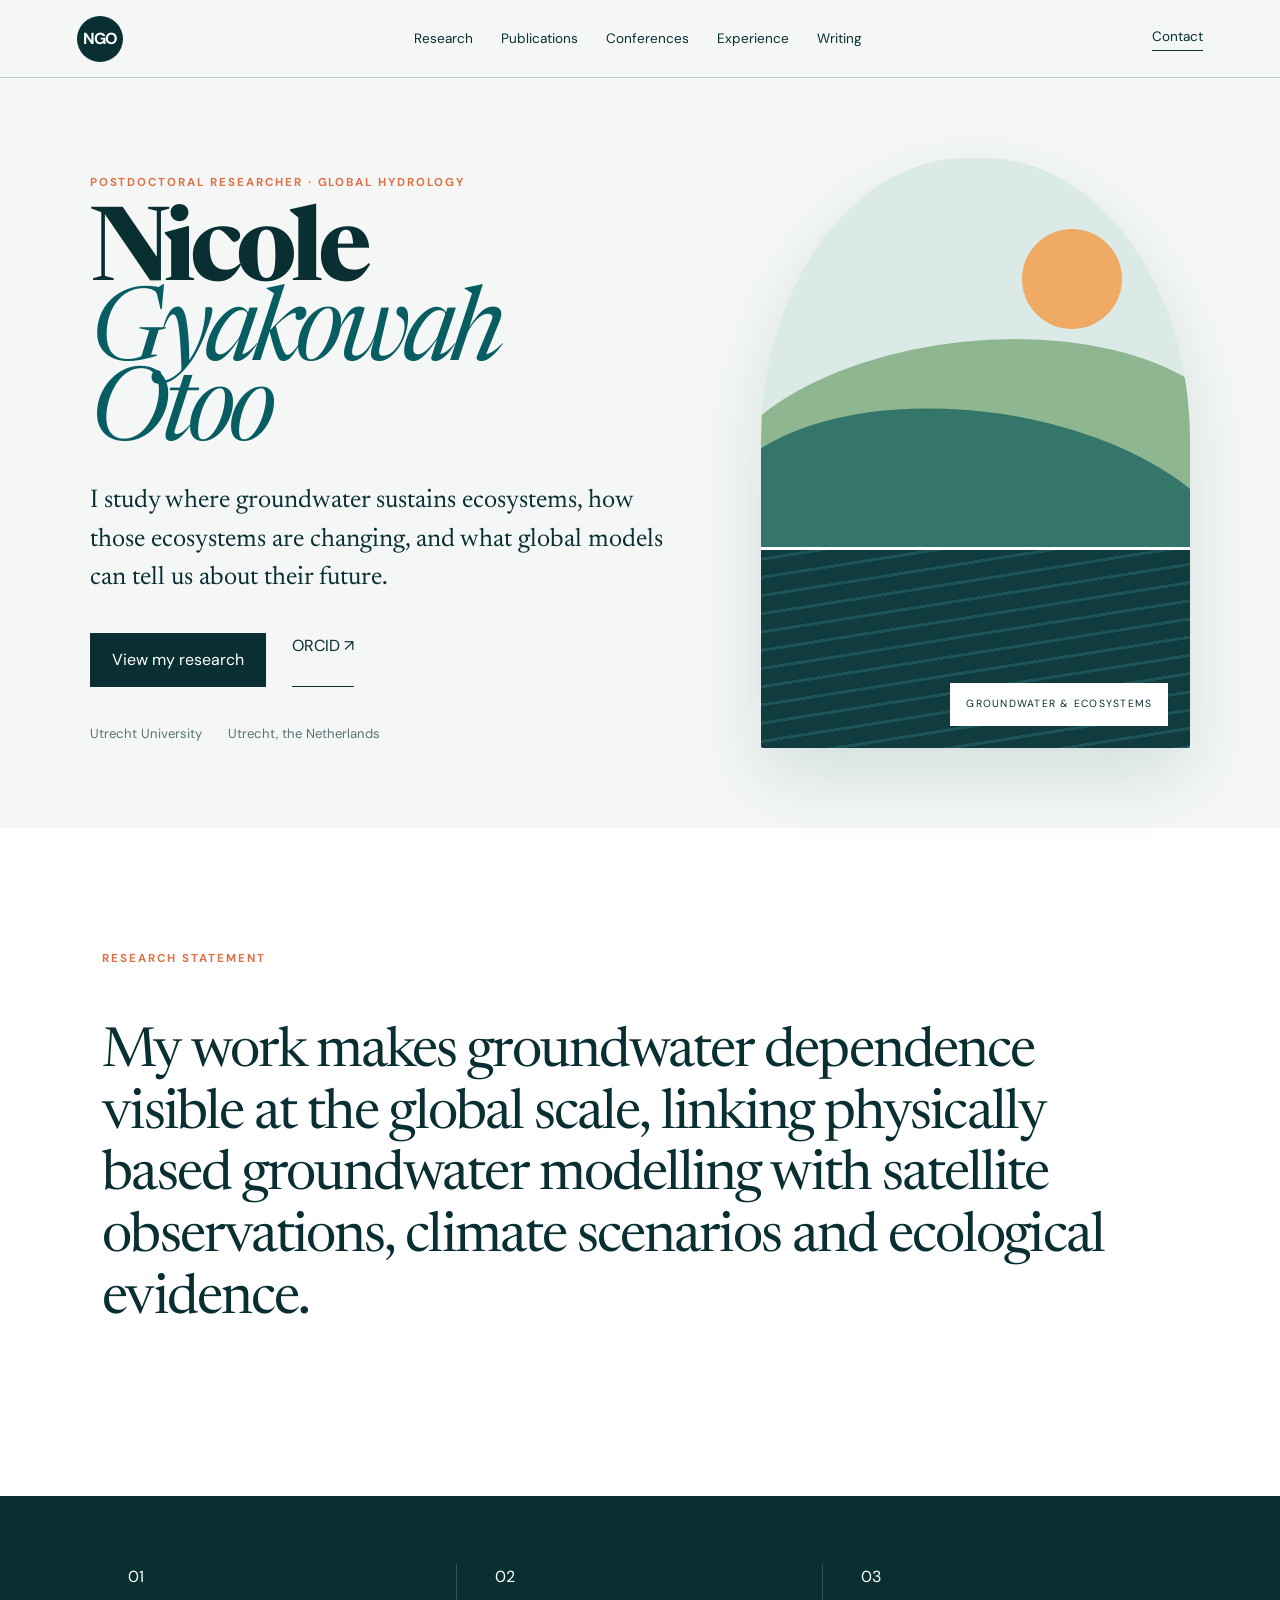
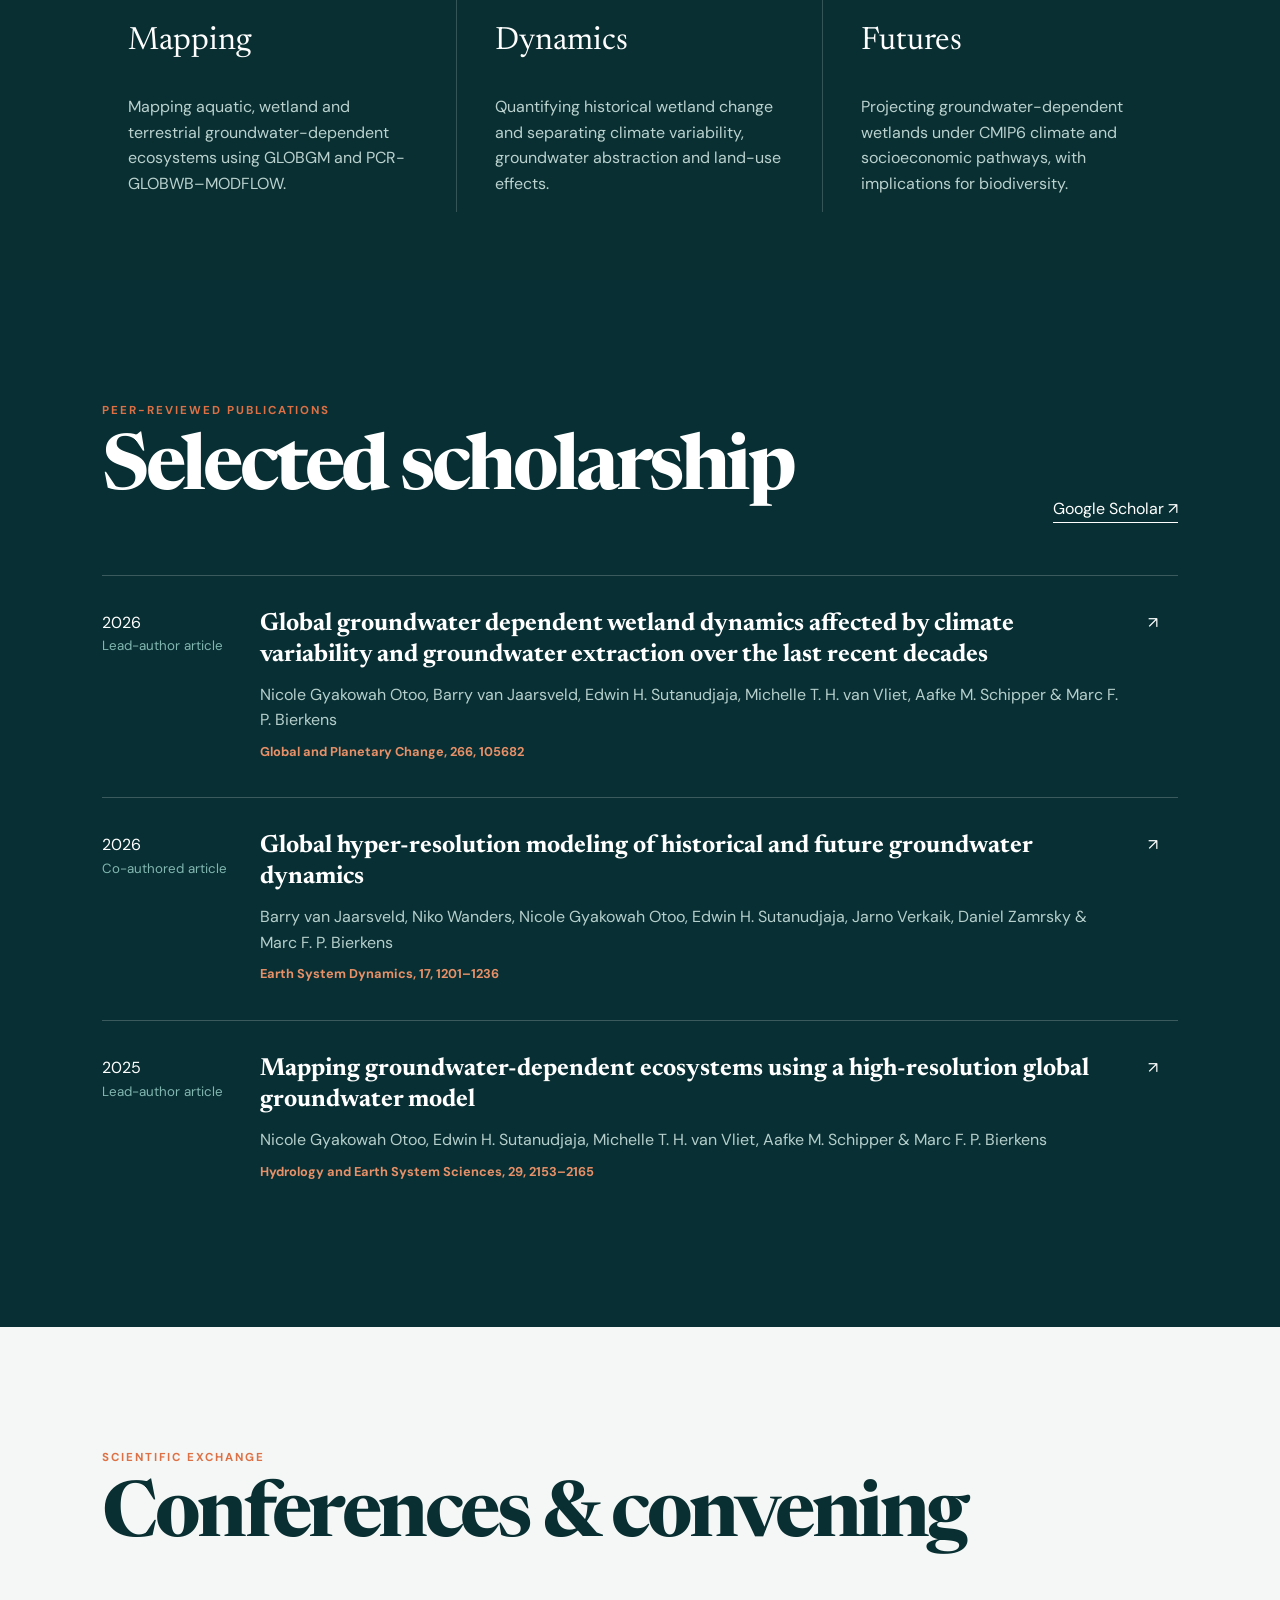
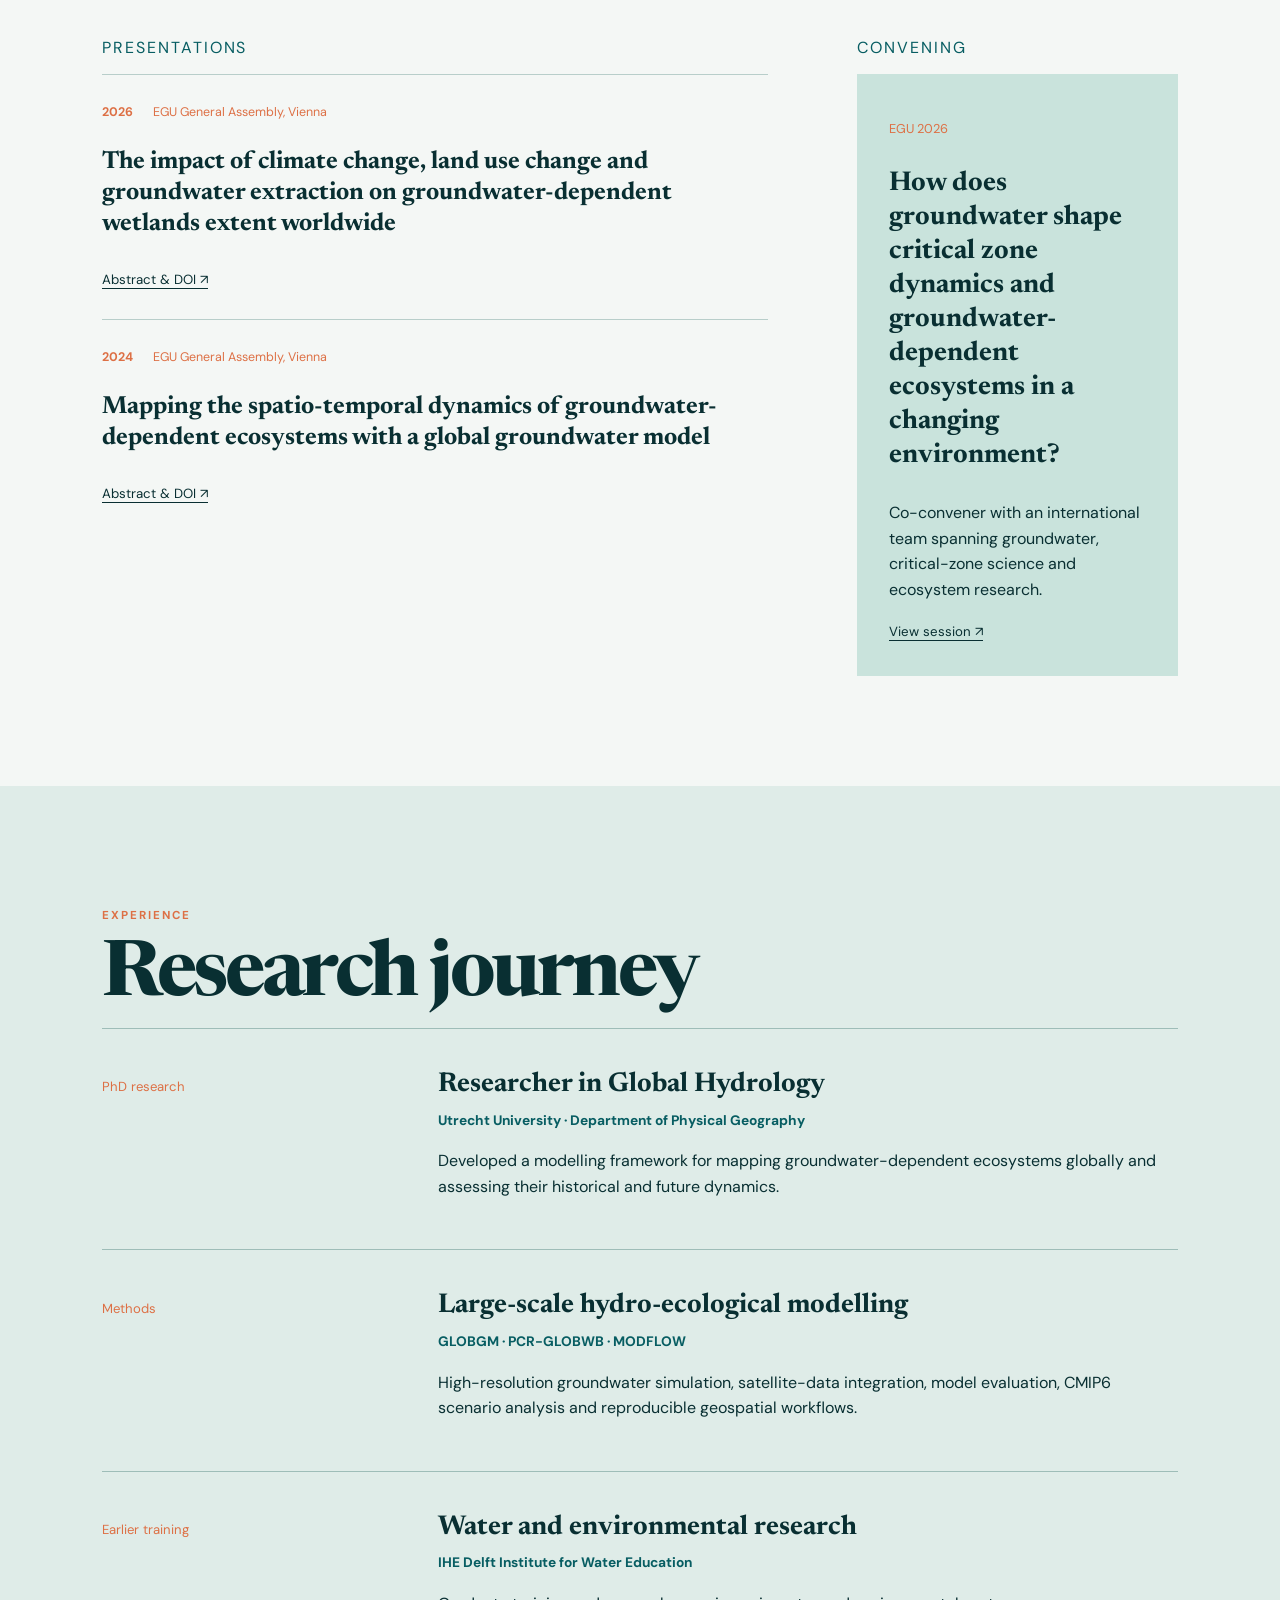
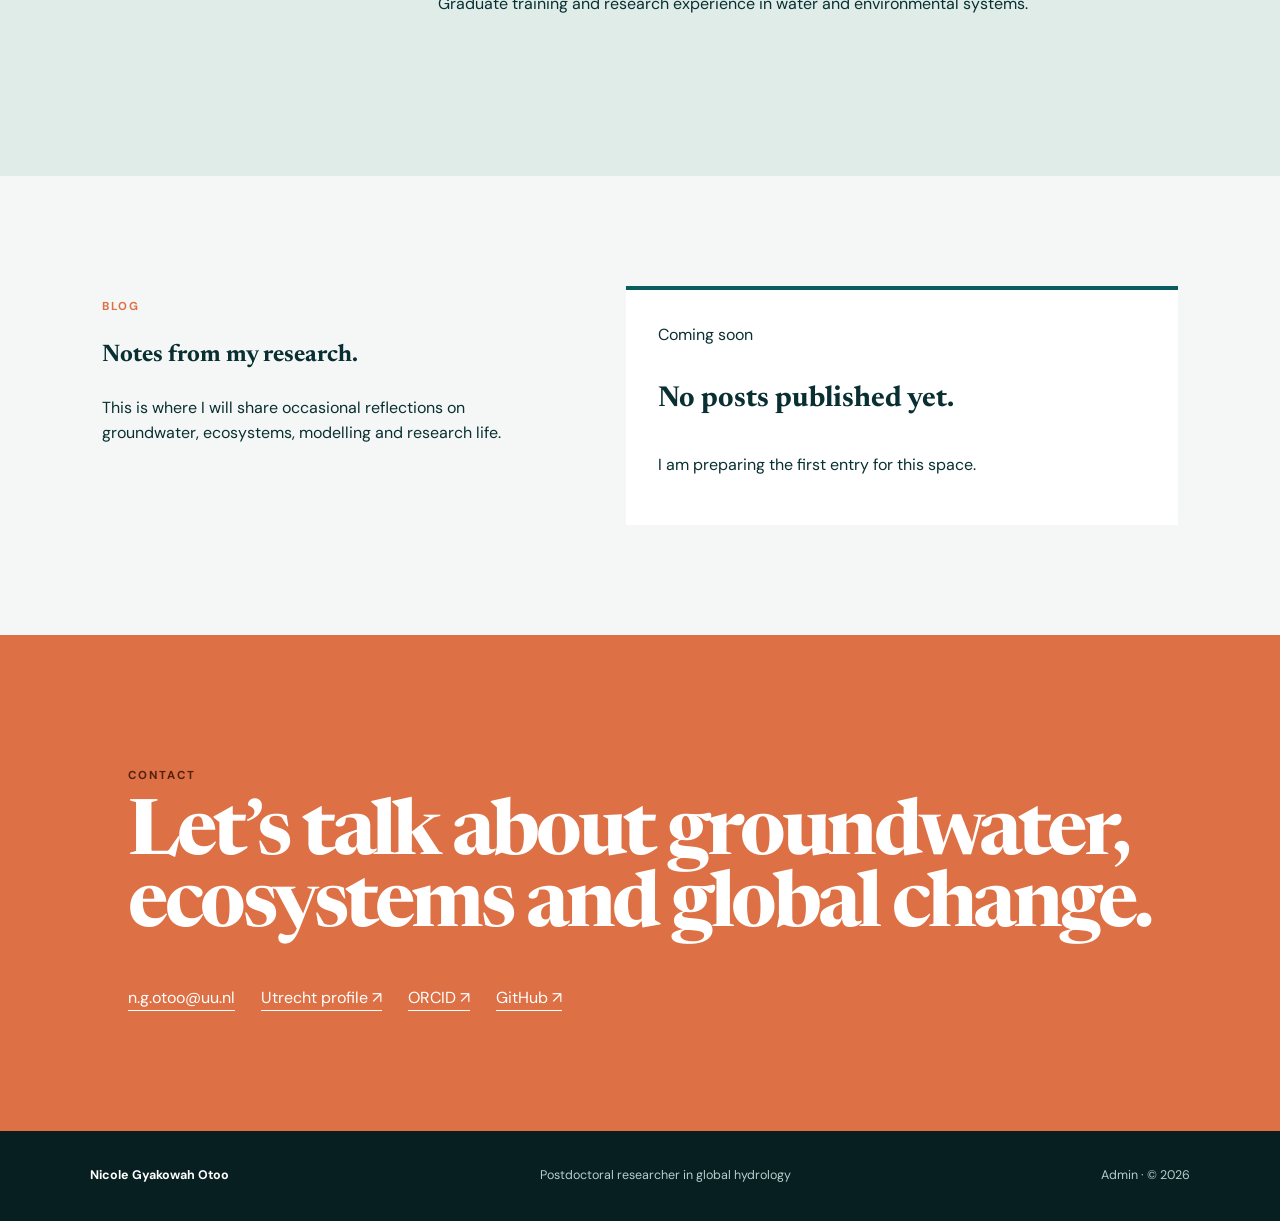
<file: index.html>
<!doctype html><html lang="en"><head><meta charset="utf-8"><meta name="viewport" content="width=device-width,initial-scale=1"><meta name="description" content="Nicole Gyakowah Otoo, postdoctoral researcher in global hydrology and groundwater-dependent ecosystems"><title>Nicole Gyakowah Otoo | Postdoctoral Researcher</title><link rel="icon" href="favicon.svg"><link rel="stylesheet" href="style.css"></head><body>
<header class="nav"><a class="mark" href="#home">NGO</a><nav><a href="#research">Research</a><a href="#publications">Publications</a><a href="#conferences">Conferences</a><a href="#experience">Experience</a><a href="#writing">Writing</a></nav><a class="nav-cta" href="#contact">Contact</a></header>
<main><section class="hero" id="home"><div class="hero-copy"><p class="kicker" id="role">Postdoctoral researcher · Global hydrology</p><h1><span id="first-name">Nicole</span><br><em id="last-name">Gyakowah Otoo</em></h1><p class="lead" id="intro">I study where groundwater sustains ecosystems, how those ecosystems are changing, and what global models can tell us about their future.</p><div class="actions"><a class="primary" href="#publications">View my research</a><a class="secondary" id="orcid-link" href="https://orcid.org/0000-0001-7656-0547">ORCID ↗</a></div><div class="mini"><span id="affiliation">Utrecht University</span><span id="location">Utrecht, the Netherlands</span></div></div><div class="hero-art"><div class="orb"></div><div class="terrain t1"></div><div class="terrain t2"></div><div class="groundwater"></div><img class="profile-photo" id="profile-photo" alt="Nicole Gyakowah Otoo" hidden><div class="annotation">GROUNDWATER &amp; ECOSYSTEMS</div></div></section>
<section class="statement" id="research"><p class="label">Research statement</p><p class="statement-text">My work makes groundwater dependence visible at the global scale, linking physically based groundwater modelling with satellite observations, climate scenarios and ecological evidence.</p></section>
<section class="research-grid"><article><span>01</span><h2>Mapping</h2><p>Mapping aquatic, wetland and terrestrial groundwater-dependent ecosystems using GLOBGM and PCR-GLOBWB–MODFLOW.</p></article><article><span>02</span><h2>Dynamics</h2><p>Quantifying historical wetland change and separating climate variability, groundwater abstraction and land-use effects.</p></article><article><span>03</span><h2>Futures</h2><p>Projecting groundwater-dependent wetlands under CMIP6 climate and socioeconomic pathways, with implications for biodiversity.</p></article></section>
<section class="section dark" id="publications"><div class="section-head"><div><p class="label">Peer-reviewed publications</p><h2>Selected scholarship</h2></div><a href="https://scholar.google.com/citations?user=H7xBUBYAAAAJ">Google Scholar ↗</a></div><div id="publication-list"></div></section>
<section class="section" id="conferences"><div class="section-head"><div><p class="label">Scientific exchange</p><h2>Conferences & convening</h2></div></div><div class="split"><div><h3 class="subhead">Presentations</h3><div id="conference-list"></div></div><aside><h3 class="subhead">Convening</h3><article class="convener"><p class="year">EGU 2026</p><h3>How does groundwater shape critical zone dynamics and groundwater-dependent ecosystems in a changing environment?</h3><p>Co-convener with an international team spanning groundwater, critical-zone science and ecosystem research.</p><a href="https://meetingorganizer.copernicus.org/EGU26/session/57127">View session ↗</a></article></aside></div></section>
<section class="section pale" id="experience"><p class="label">Experience</p><h2>Research journey</h2><div id="experience-list"></div></section>
<section class="section writing" id="writing"><div><p class="label">Blog</p><h2 id="blog-title">Notes from my research.</h2><p id="blog-intro">This is where I will share occasional reflections on groundwater, ecosystems, modelling and research life.</p></div><div id="post-list"></div></section>
<section class="contact" id="contact"><p class="label">Contact</p><h2>Let’s talk about groundwater, ecosystems and global change.</h2><div class="contact-links"><a href="mailto:n.g.otoo@uu.nl">n.g.otoo@uu.nl</a><a href="https://research-portal.uu.nl/en/persons/nicole-otoo/">Utrecht profile ↗</a><a href="https://orcid.org/0000-0001-7656-0547">ORCID ↗</a><a id="github-link" hidden>GitHub ↗</a></div></section></main>
<footer><b>Nicole Gyakowah Otoo</b><span>Postdoctoral researcher in global hydrology</span><span><a href="admin/">Admin</a> · © <span id="year"></span></span></footer><script src="app.js"></script></body></html>
</file>
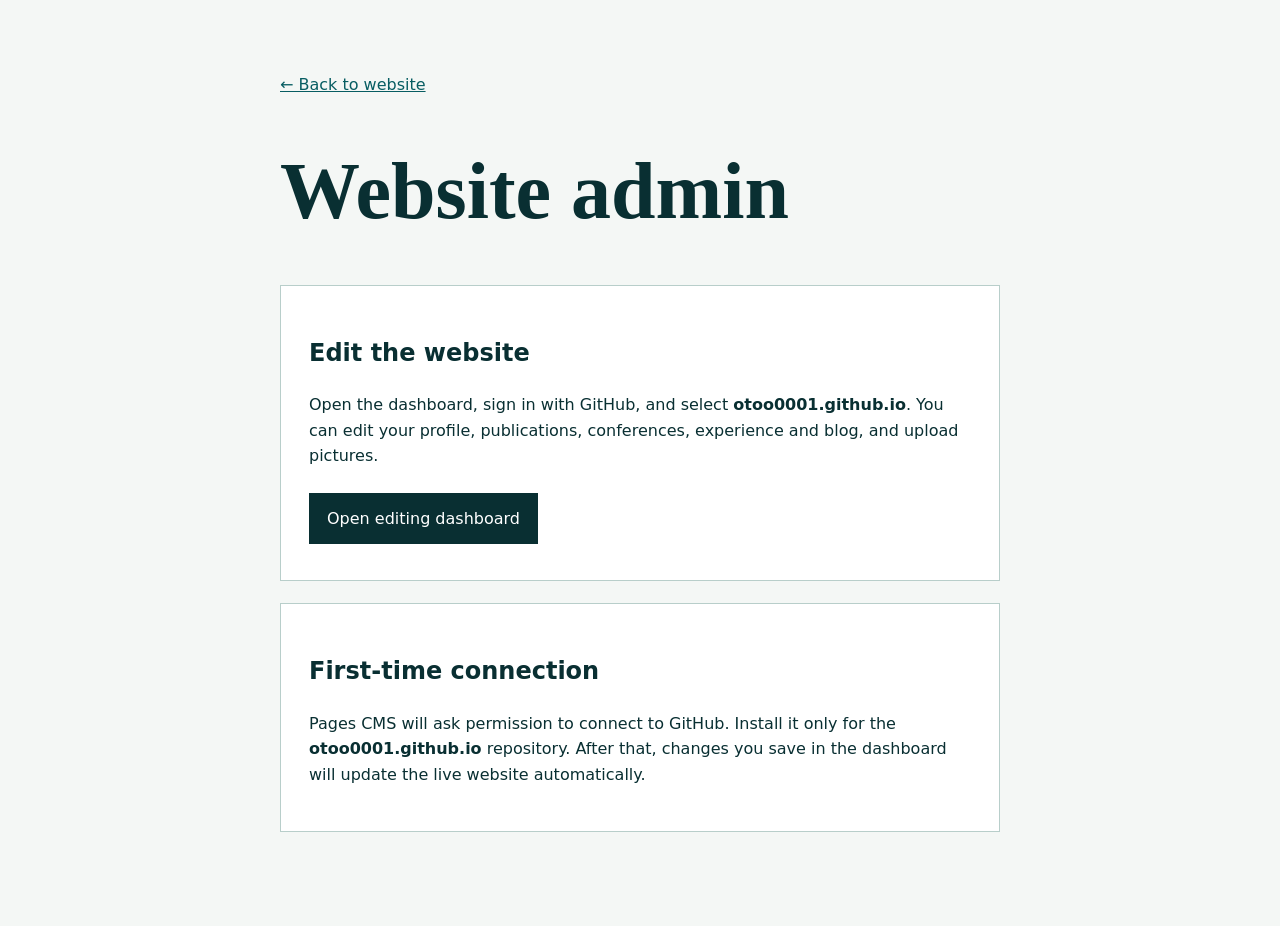
<file: admin/index.html>
<!doctype html><html lang="en"><head><meta charset="utf-8"><meta name="viewport" content="width=device-width,initial-scale=1"><title>Website admin</title><style>body{margin:0;background:#f4f7f5;color:#092f32;font:16px/1.6 system-ui,sans-serif}.wrap{max-width:720px;margin:auto;padding:72px 24px}h1{font:600 clamp(2.6rem,7vw,5rem)/1 Georgia,serif}.card{background:#fff;border:1px solid #b8ceca;padding:28px;margin:22px 0}.button{display:inline-block;background:#092f32;color:#fff;text-decoration:none;padding:13px 18px;margin:8px 0}.back{color:#075d62}</style></head><body><main class="wrap"><a class="back" href="../">← Back to website</a><h1>Website admin</h1><div class="card"><h2>Edit the website</h2><p>Open the dashboard, sign in with GitHub, and select <strong>otoo0001.github.io</strong>. You can edit your profile, publications, conferences, experience and blog, and upload pictures.</p><a class="button" href="https://app.pagescms.org/">Open editing dashboard</a></div><div class="card"><h2>First-time connection</h2><p>Pages CMS will ask permission to connect to GitHub. Install it only for the <strong>otoo0001.github.io</strong> repository. After that, changes you save in the dashboard will update the live website automatically.</p></div></main></body></html>
</file>
<file: style.css>
@import url('https://fonts.googleapis.com/css2?family=DM+Sans:wght@400;500;700&family=Newsreader:opsz,wght@6..72,400;6..72,600&display=swap');:root{--ink:#092f32;--teal:#075d62;--mint:#c9e3dc;--paper:#f4f7f5;--orange:#dd7045;--line:#b8ceca}*{box-sizing:border-box}html{scroll-behavior:smooth}body{margin:0;background:var(--paper);color:var(--ink);font:16px/1.6 'DM Sans',sans-serif}a{color:inherit;text-decoration:none}.nav{height:78px;display:flex;align-items:center;justify-content:space-between;padding:0 clamp(22px,6vw,100px);position:sticky;top:0;z-index:10;background:#f4f7f5ee;backdrop-filter:blur(16px);border-bottom:1px solid var(--line)}.mark{font-weight:700;letter-spacing:-.07em;color:#fff;background:var(--ink);width:46px;height:46px;border-radius:50%;display:grid;place-items:center}.nav nav{display:flex;gap:28px;font-size:.85rem}.nav nav a:hover{color:var(--orange)}.nav-cta{border-bottom:1px solid;padding-bottom:3px;font-size:.85rem}.hero{min-height:720px;display:grid;grid-template-columns:1.15fr .85fr;gap:7vw;align-items:center;padding:80px clamp(22px,7vw,112px)}.kicker,.label{text-transform:uppercase;letter-spacing:.17em;font-size:.72rem;font-weight:700;color:var(--orange)}h1,h2,h3{font-family:'Newsreader',serif}.hero h1{font-size:clamp(4.1rem,8vw,8.4rem);line-height:.78;letter-spacing:-.06em;margin:25px 0}.hero h1 em{font-weight:400;color:var(--teal)}.lead{font:clamp(1.35rem,2vw,1.8rem)/1.5 'Newsreader';max-width:720px}.actions,.mini,.contact-links{display:flex;gap:26px;flex-wrap:wrap}.actions{margin:36px 0}.primary{background:var(--ink);color:#fff;padding:14px 22px}.secondary,.contact-links a{border-bottom:1px solid}.mini{color:#5a7374;font-size:.82rem}.hero-art{height:590px;position:relative;overflow:hidden;background:#dbeae6;border-radius:48% 48% 2px 2px;box-shadow:0 28px 70px #0b4d4d22}.orb{position:absolute;width:100px;height:100px;background:#efaa63;border-radius:50%;right:16%;top:12%}.terrain{position:absolute;left:-12%;width:125%;border-radius:50% 50% 0 0}.t1{height:48%;top:31%;background:#8db691;transform:rotate(-6deg)}.t2{height:48%;top:43%;background:#34766a;transform:rotate(8deg)}.groundwater{position:absolute;bottom:0;width:100%;height:34%;border-top:3px solid #fff;background:repeating-linear-gradient(-9deg,#1c5356 0 3px,#103b3f 3px 18px)}.annotation{position:absolute;bottom:22px;right:22px;background:#fff;padding:13px 16px;font-size:.65rem;letter-spacing:.12em}.statement,.section{padding:110px clamp(22px,8vw,140px)}.statement{background:#fff}.statement-text{font:clamp(2rem,4.3vw,4.6rem)/1.12 'Newsreader';letter-spacing:-.035em;max-width:1300px}.research-grid{display:grid;grid-template-columns:repeat(3,1fr);background:var(--ink);color:#fff;padding:68px clamp(22px,7vw,112px)}.research-grid article{padding:0 38px;border-right:1px solid #ffffff2e}.research-grid article:last-child{border:0}.research-grid h2{font-size:2rem;font-weight:400}.research-grid p{color:#bad1ce}.section.dark{background:#082f33;color:#fff}.section-head{display:flex;justify-content:space-between;align-items:end;margin-bottom:52px}.section-head h2,.section>h2,.contact h2{font-size:clamp(3rem,6vw,6rem);line-height:.94;letter-spacing:-.045em;margin:15px 0}.section-head>a{border-bottom:1px solid}.pub{display:grid;grid-template-columns:130px 1fr 30px;gap:28px;border-top:1px solid #ffffff35;padding:34px 0}.pub>div:first-child{display:flex;flex-direction:column}.pub small{color:#82b7b1}.pub h3{font-size:1.55rem;line-height:1.25;margin:0 0 10px}.pub p{color:#b6cfcc;margin:5px 0}.pub b{font-size:.8rem;color:#e89068}.split{display:grid;grid-template-columns:1.35fr .65fr;gap:7vw}.subhead{text-transform:uppercase;letter-spacing:.12em;color:var(--teal);font:1rem 'DM Sans'}.event{border-top:1px solid var(--line);padding:28px 0}.event>div{display:flex;gap:20px;color:var(--orange);font-size:.78rem}.event h3{font-size:1.55rem;line-height:1.25}.event a,.convener a{font-size:.83rem;border-bottom:1px solid}.convener{background:var(--mint);padding:32px}.convener h3{font-size:1.7rem;line-height:1.25}.year{color:var(--orange);font-size:.8rem}.pale{background:#dfece8}.timeline{display:grid;grid-template-columns:minmax(150px,.4fr) 1fr;gap:40px;border-top:1px solid #9ebdb8;padding:34px 0}.timeline>p{color:var(--orange);font-size:.82rem}.timeline h3{font-size:1.7rem;margin:0}.timeline b{color:var(--teal);font-size:.86rem}.writing{display:grid;grid-template-columns:.85fr 1.15fr;gap:9vw}.writing>div:last-child article{background:#fff;border-top:4px solid var(--teal);padding:32px}.writing article h3{font-size:1.8rem}.contact{padding:120px clamp(22px,10vw,160px);background:var(--orange);color:#fff}.contact .label{color:#53210f}.contact h2{max-width:1100px}.contact-links{margin-top:40px}footer{background:#071f21;color:#b4cfcc;padding:35px clamp(22px,7vw,112px);display:flex;justify-content:space-between;gap:20px;font-size:.78rem}footer b{color:#fff}@media(max-width:820px){.nav nav{display:none}.hero{grid-template-columns:1fr}.hero-art{height:450px}.research-grid,.split,.writing{grid-template-columns:1fr}.research-grid article{padding:28px 0;border-right:0;border-bottom:1px solid #ffffff2e}.pub{grid-template-columns:70px 1fr 20px}.timeline{grid-template-columns:1fr;gap:2px}.section-head{align-items:start;gap:20px}.mini,footer{flex-direction:column}.statement,.section{padding-top:80px;padding-bottom:80px}}
</file>
